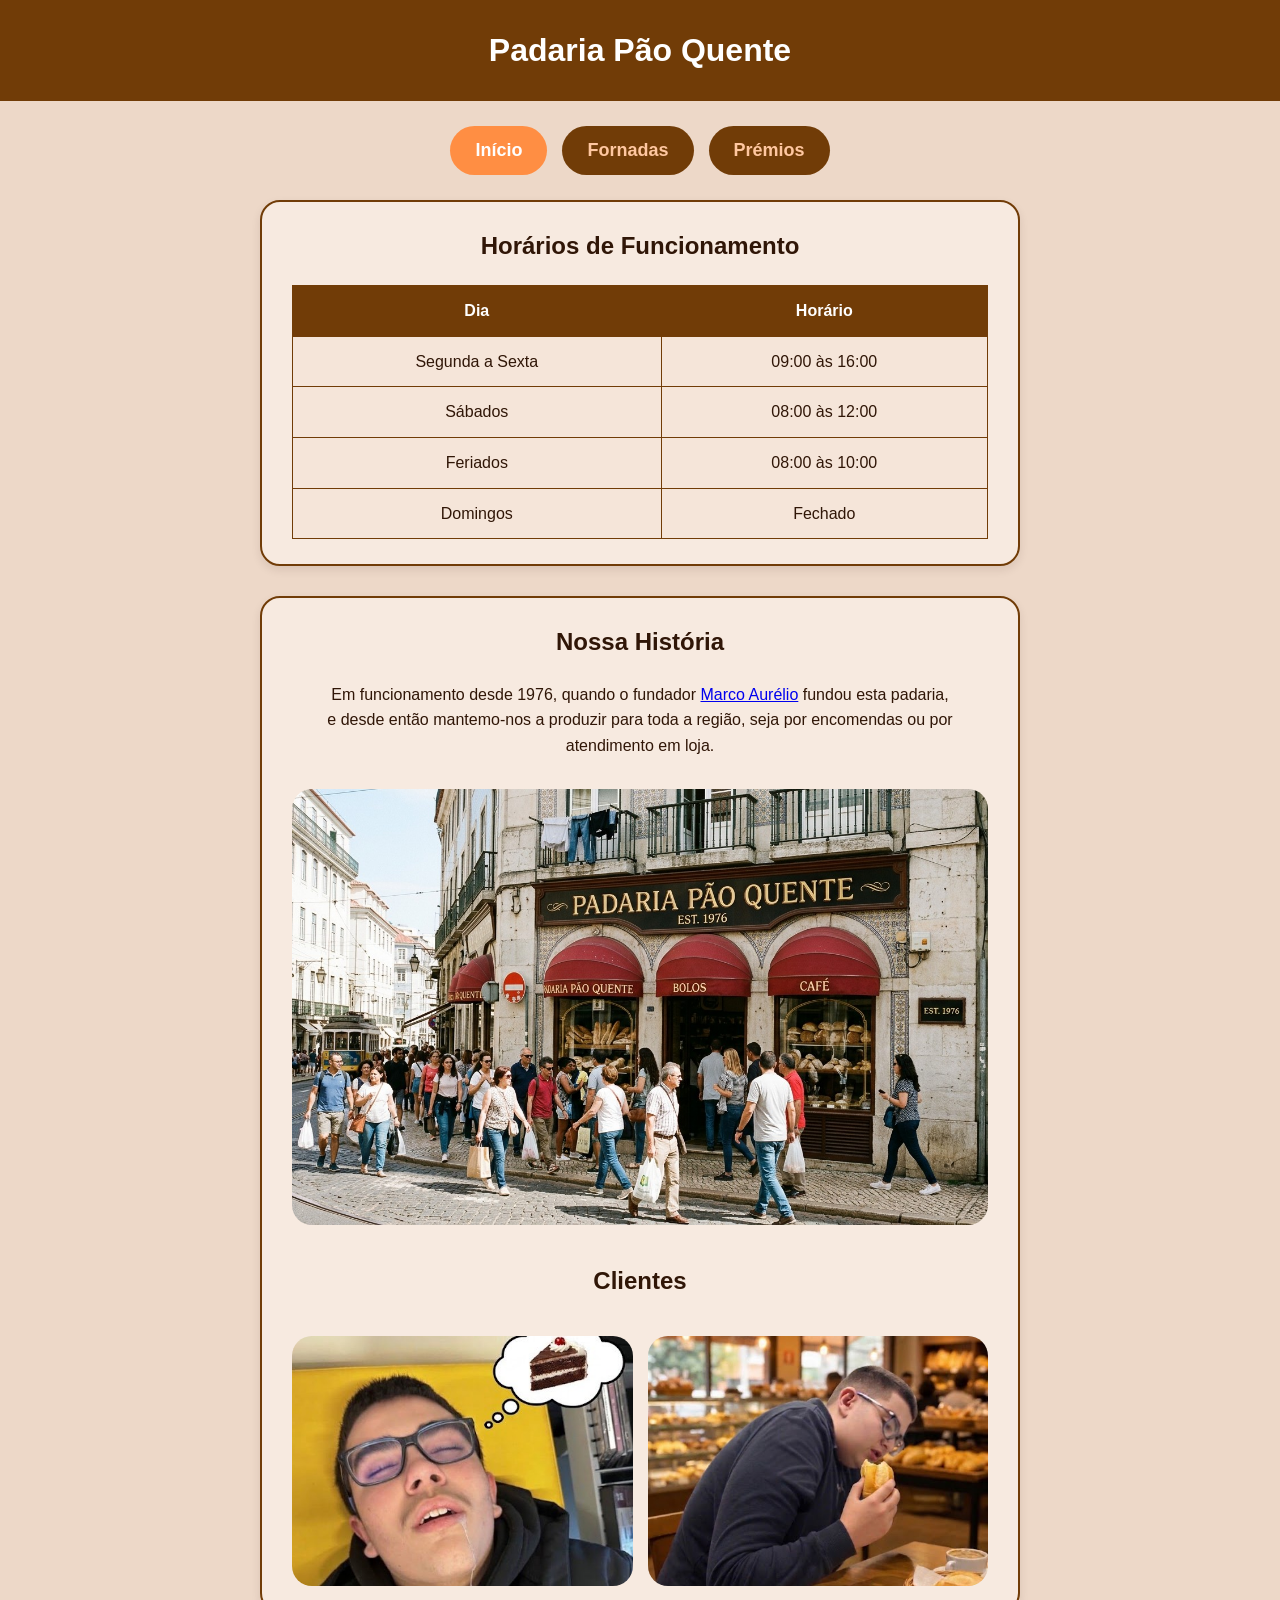
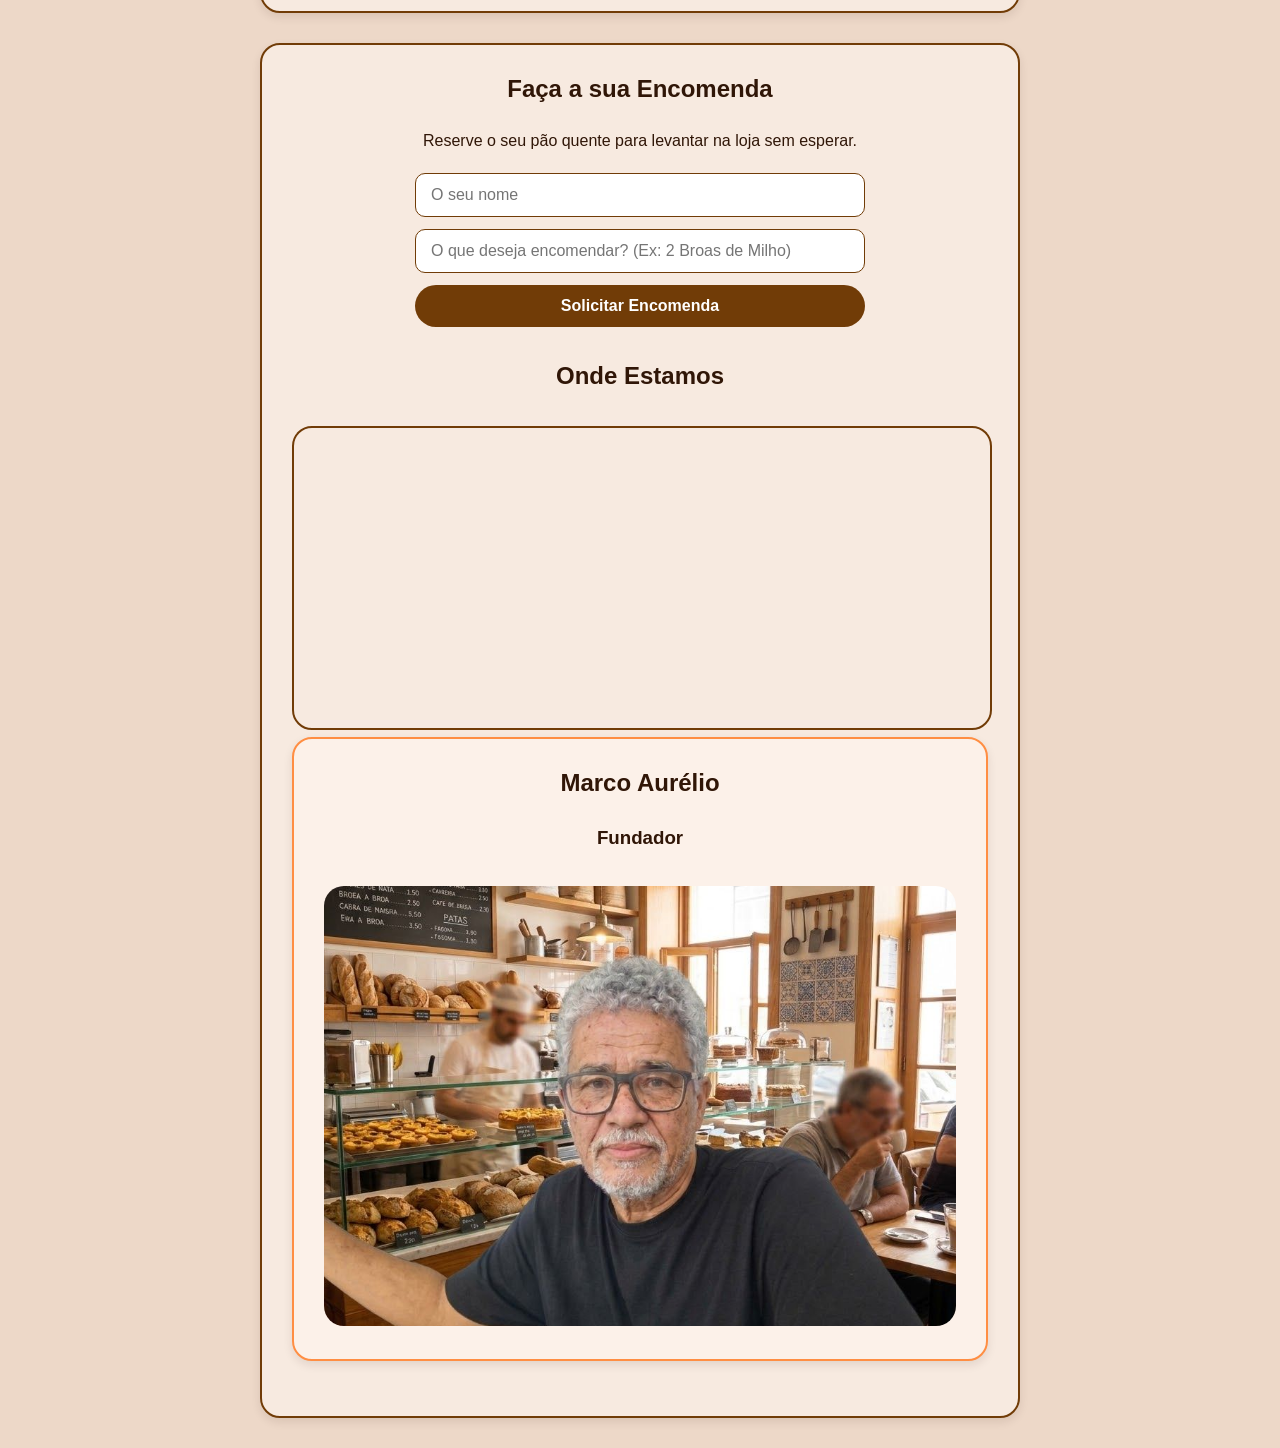
<file: index.html>
<!DOCTYPE html>
<html lang="pt">
<head>
    <meta charset="UTF-8">
    <meta name="viewport" content="width=device-width, initial-scale=1.0">
    <title>Padaria Pão Quente</title>
    <link rel="stylesheet" href="css/style.css">
</head>
<body>
    <header>
        <h1>Padaria Pão Quente</h1>
        <nav>
            <a href="index.html" class="ativo">Início</a>
            <a href="fornada.html">Fornadas</a>
            <a href="premios.html">Prémios</a>
        </nav>
    </header>

    <main>
        <section>
            <h2>Horários de Funcionamento</h2>
            <table>
                <thead>
                    <tr>
                        <th>Dia</th>
                        <th>Horário</th>
                    </tr>
                </thead>
                <tbody>
                    <tr>
                        <td>Segunda a Sexta</td>
                        <td>09:00 às 16:00</td>
                    </tr>
                    <tr>
                        <td>Sábados</td>
                        <td>08:00 às 12:00</td>
                    </tr>
                    <tr>
                        <td>Feriados</td>
                        <td>08:00 às 10:00</td>
                    </tr>
                    <tr>
                        <td>Domingos</td>
                        <td>Fechado</td>
                    </tr>
                </tbody>
            </table>
        </section>

        <section>
            <h2>Nossa História</h2>
            <p>Em funcionamento desde 1976, quando o fundador <a href="#Marco">Marco Aurélio</a> fundou esta padaria,<br> e desde então mantemo-nos a produzir para toda a região, seja por encomendas ou por atendimento em loja.</p>
            <img src="imagens/fachada.jpg" alt="Fachada da Padaria Pão Quente">
            
            <h2 class="titulo-clientes">Clientes</h2>
            <div class="galeria-clientes">
                <img src="imagens/cliente1.jpg" alt="Cliente 1">
                <img src="imagens/cliente2.jpg" alt="Cliente 2">
            </div>
        </section>

        <section id="encomendas">
            <h2>Faça a sua Encomenda</h2>
            <p>Reserve o seu pão quente para levantar na loja sem esperar.</p>

            <form id="form-encomenda" class="caixa-encomenda">
                <input type="text" id="nome-cliente" placeholder="O seu nome" required>
                <input type="text" id="pedido-cliente" placeholder="O que deseja encomendar? (Ex: 2 Broas de Milho)" required>
                <button type="submit" class="btn-acao">Solicitar Encomenda</button>
            </form>

            <p id="aviso-encomenda" class="mensagem-sucesso" style="display: none;"></p>

                <h2 class="titulo-mapa">Onde Estamos</h2>
            <iframe 
                class="mapa-padaria"
                src="https://www.google.com/maps/embed?pb=!1m18!1m12!1m3!1d3004.762817991096!2d-8.536672123448922!3d41.139703411321214!2m3!1f0!2f0!3f0!3m2!1i1024!2i768!4f13.1!3m3!1m2!1s0xd2463240f06c9df%3A0x5c70cd68de8b451b!2sEscola%20Secund%C3%A1ria%20de%20Gondomar!5e0!3m2!1spt-PT!2spt!4v1794843825456!5m2!1spt-PT!2spt" 
                allowfullscreen="" 
                loading="lazy" 
                referrerpolicy="strict-origin-when-cross-origin">
            </iframe>


        <section id="Marco">
            <h2>Marco Aurélio</h2>
            <h3>Fundador</h3>
            <img src="imagens/marcoa.png" alt="Marco Aurélio, fundador da padaria">
        </section>
    </main>

    <script src="js/script.js"></script>
</body>
</html>
</file>
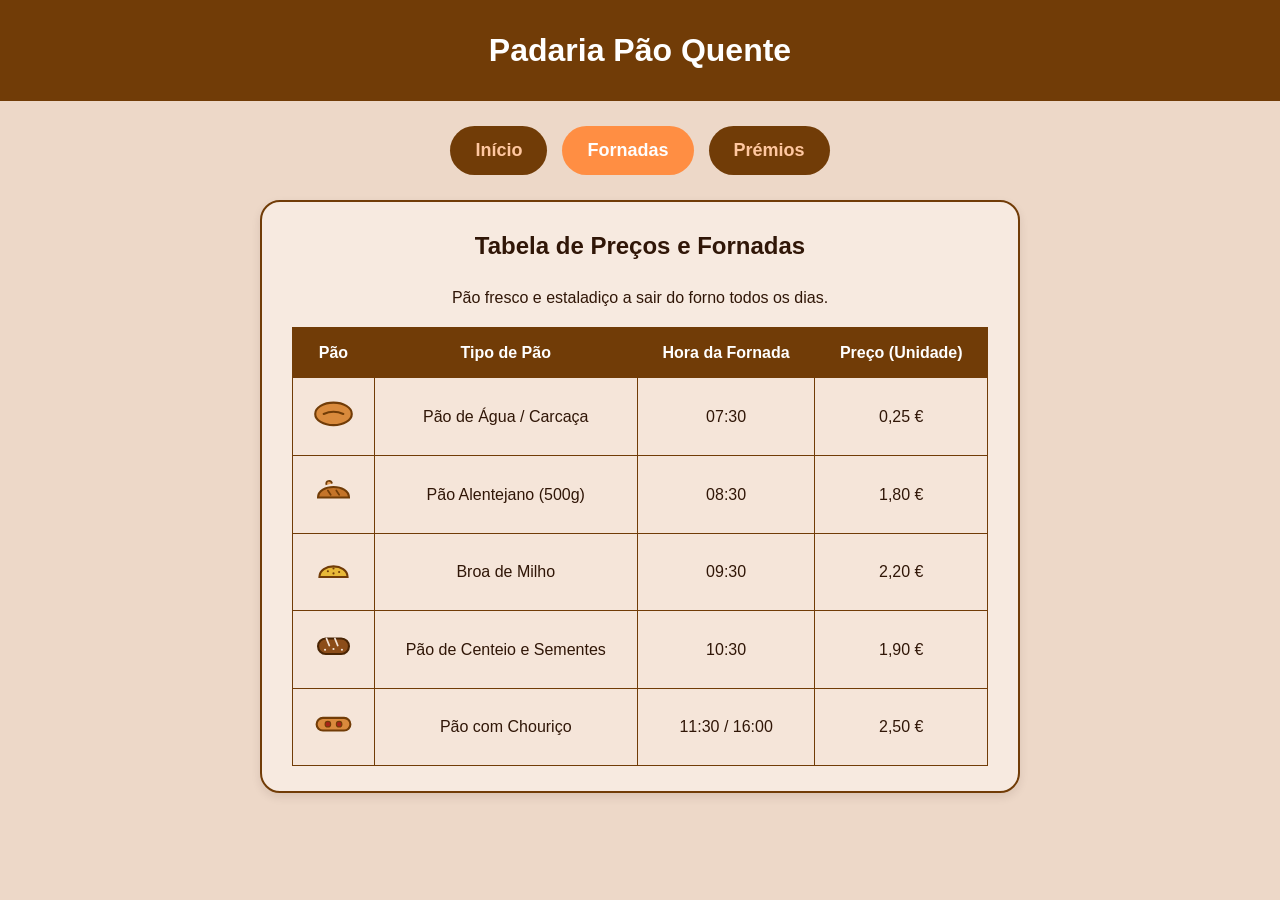
<file: fornada.html>
<!DOCTYPE html>
<html lang="pt">
<head>
    <meta charset="UTF-8">
    <meta name="viewport" content="width=device-width, initial-scale=1.0">
    <title>Fornadas - Padaria Pão Quente</title>
    <link rel="stylesheet" href="css/style.css">
</head>
<body>
    <header>
        <h1>Padaria Pão Quente</h1>
        <nav>
            <a href="index.html">Início</a>
            <a href="fornada.html" class="ativo">Fornadas</a>
            <a href="premios.html">Prémios</a>
        </nav>
    </header>

    <main>
        <section>
            <h2>Tabela de Preços e Fornadas</h2>
            <p>Pão fresco e estaladiço a sair do forno todos os dias.</p>
            
            <table>
                <thead>
                    <tr>
                        <th>Pão</th>
                        <th>Tipo de Pão</th>
                        <th>Hora da Fornada</th>
                        <th>Preço (Unidade)</th>
                    </tr>
                </thead>
                <tbody>
                    <tr>
                        <td>
                            <svg class="icone-pao" viewBox="0 0 64 64" width="45" height="45">
                                <ellipse cx="32" cy="34" rx="26" ry="16" fill="#d98a3c" stroke="#713c07" stroke-width="3"/>
                                <path d="M18 34 Q32 28 46 34" fill="none" stroke="#713c07" stroke-width="3" stroke-linecap="round"/>
                            </svg>
                        </td>
                        <td>Pão de Água / Carcaça</td>
                        <td>07:30</td>
                        <td>0,25 €</td>
                    </tr>
                    <tr>
                        <td>
                            <svg class="icone-pao" viewBox="0 0 64 64" width="45" height="45">
                                <path d="M10 42 C10 22, 54 22, 54 42 Z" fill="#c47429" stroke="#713c07" stroke-width="3"/>
                                <path d="M22 24 C20 18, 28 16, 30 22" fill="#e6a15c" stroke="#713c07" stroke-width="2.5"/>
                                <path d="M24 32 L28 38 M36 32 L40 38" stroke="#713c07" stroke-width="2.5" stroke-linecap="round"/>
                            </svg>
                        </td>
                        <td>Pão Alentejano (500g)</td>
                        <td>08:30</td>
                        <td>1,80 €</td>
                    </tr>
                    <tr>
                        <td>
                            <svg class="icone-pao" viewBox="0 0 64 64" width="45" height="45">
                                <path d="M12 44 C12 24, 52 24, 52 44 Z" fill="#e8b938" stroke="#713c07" stroke-width="3"/>
                                <circle cx="24" cy="36" r="1.5" fill="#713c07"/>
                                <circle cx="32" cy="32" r="1.5" fill="#713c07"/>
                                <circle cx="40" cy="37" r="1.5" fill="#713c07"/>
                                <circle cx="32" cy="39" r="1.5" fill="#713c07"/>
                            </svg>
                        </td>
                        <td>Broa de Milho</td>
                        <td>09:30</td>
                        <td>2,20 €</td>
                    </tr>
                    <tr>
                        <td>
                            <svg class="icone-pao" viewBox="0 0 64 64" width="45" height="45">
                                <rect x="10" y="22" width="44" height="22" rx="11" fill="#8c4d19" stroke="#4a2504" stroke-width="3"/>
                                <line x1="22" y1="22" x2="26" y2="32" stroke="#f5e5d9" stroke-width="2.5" stroke-linecap="round"/>
                                <line x1="34" y1="22" x2="38" y2="32" stroke="#f5e5d9" stroke-width="2.5" stroke-linecap="round"/>
                                <circle cx="20" cy="38" r="1.5" fill="#f5e5d9"/>
                                <circle cx="32" cy="37" r="1.5" fill="#f5e5d9"/>
                                <circle cx="44" cy="38" r="1.5" fill="#f5e5d9"/>
                            </svg>
                        </td>
                        <td>Pão de Centeio e Sementes</td>
                        <td>10:30</td>
                        <td>1,90 €</td>
                    </tr>
                    <tr>
                        <td>
                            <svg class="icone-pao" viewBox="0 0 64 64" width="45" height="45">
                                <rect x="8" y="24" width="48" height="18" rx="9" fill="#d98a3c" stroke="#713c07" stroke-width="3"/>
                                <circle cx="24" cy="33" r="4" fill="#a82419" stroke="#713c07" stroke-width="1.5"/>
                                <circle cx="40" cy="33" r="4" fill="#a82419" stroke="#713c07" stroke-width="1.5"/>
                            </svg>
                        </td>
                        <td>Pão com Chouriço</td>
                        <td>11:30 / 16:00</td>
                        <td>2,50 €</td>
                    </tr>
                </tbody>
            </table>
        </section>
    </main>
</body>
</html>
</file>
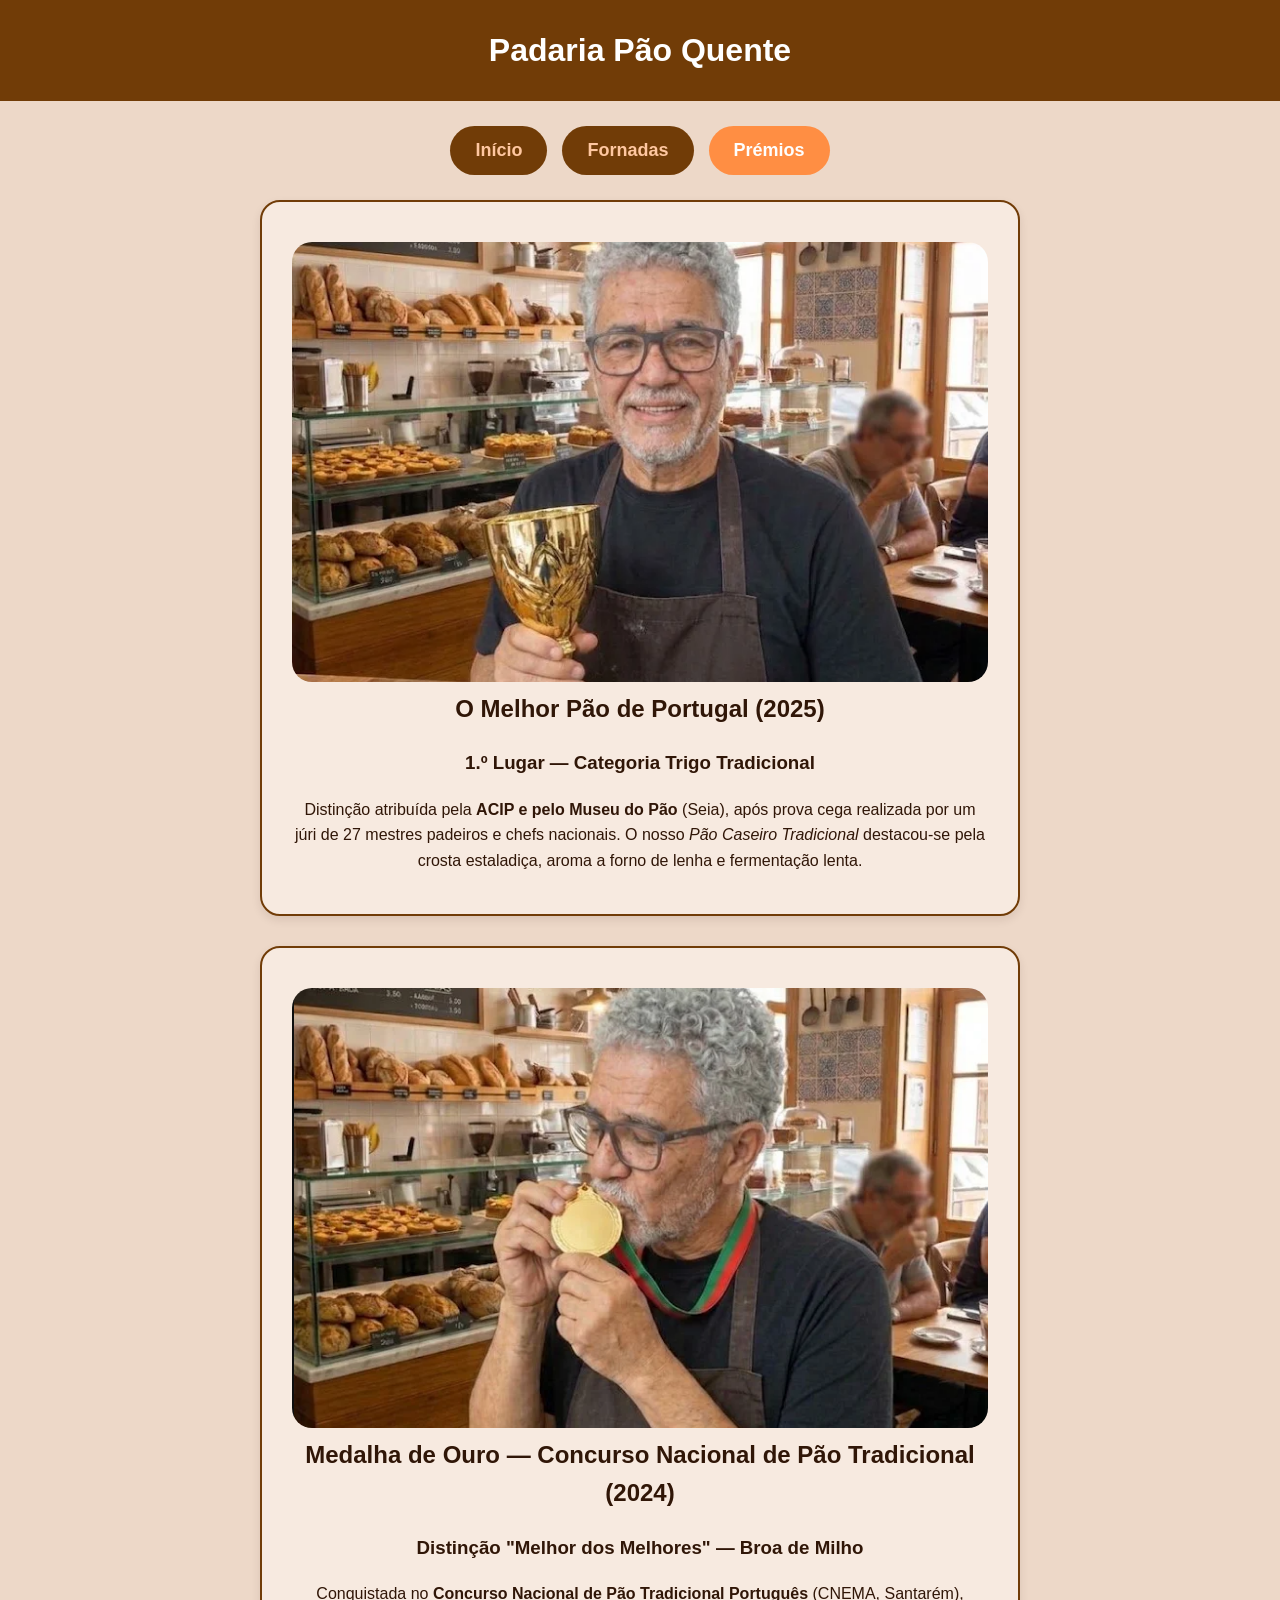
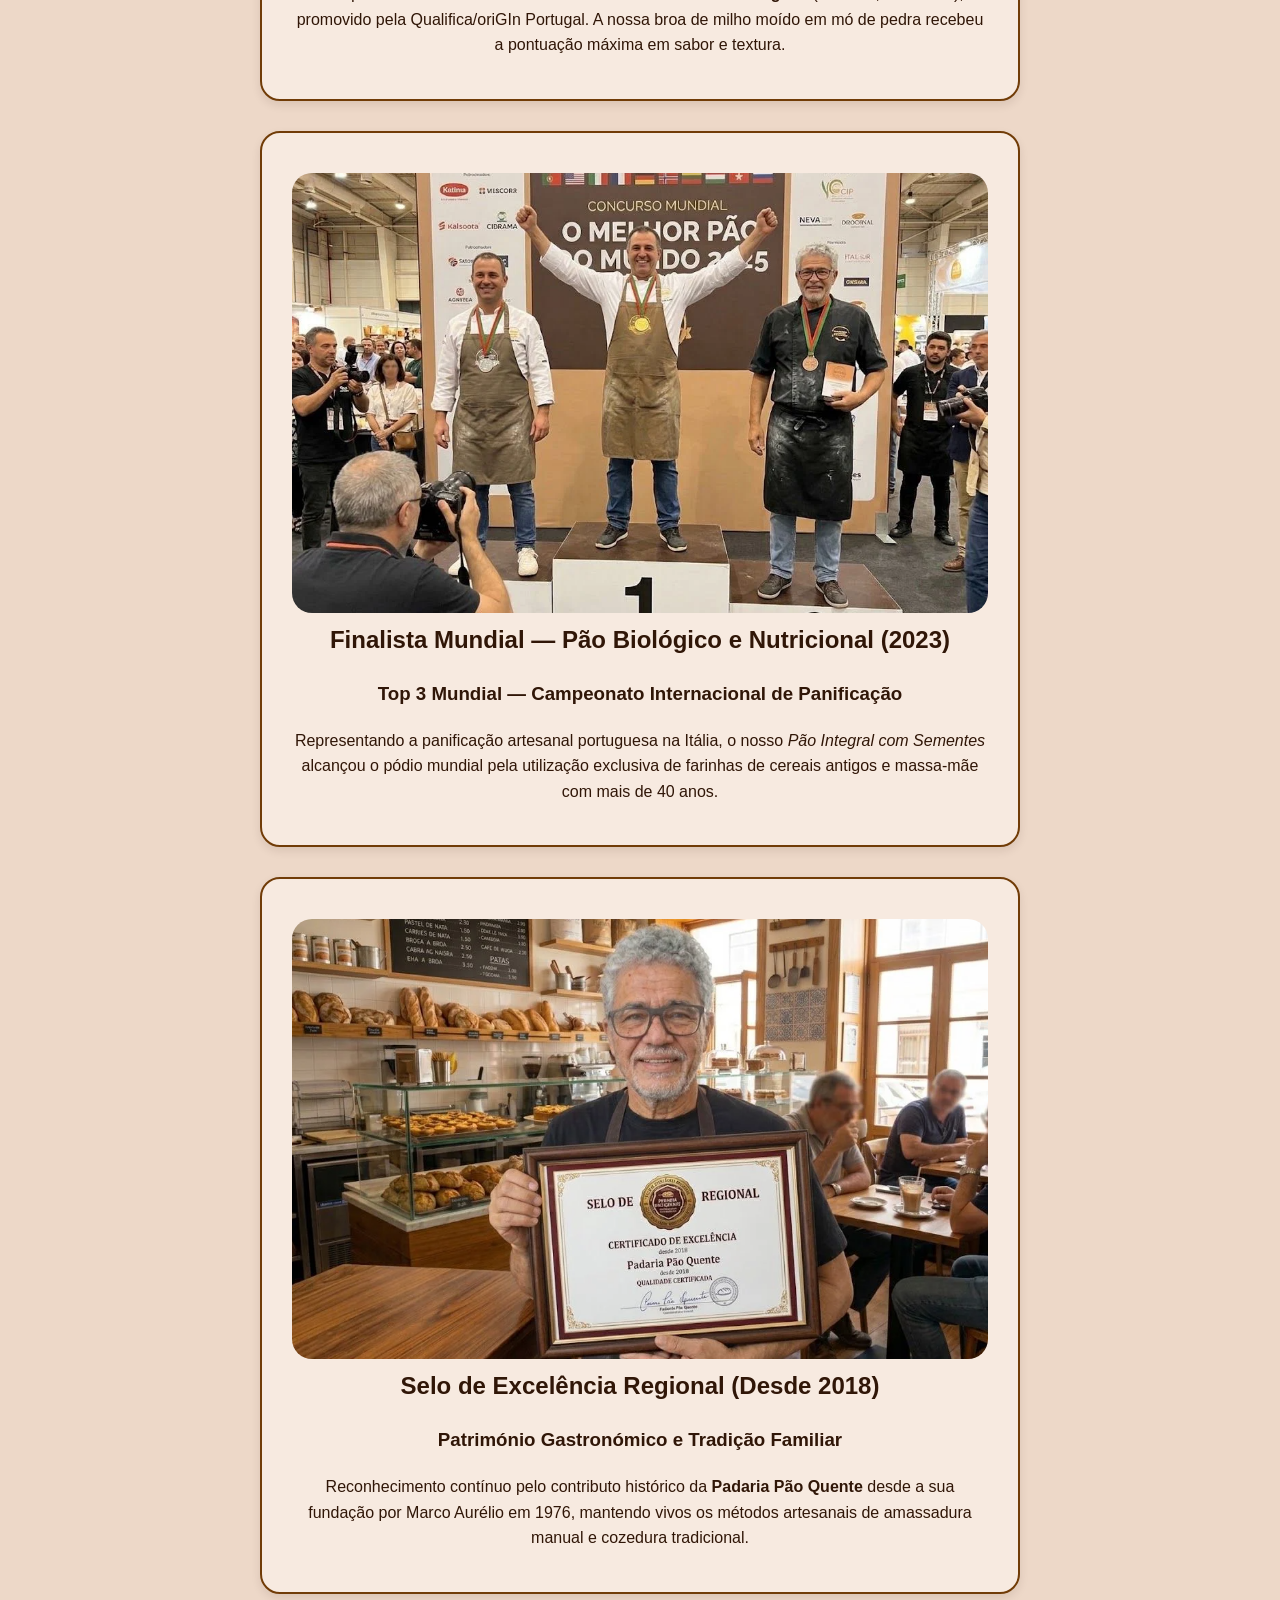
<file: premios.html>
<!DOCTYPE html>
<html lang="pt">
<head>
    <meta charset="UTF-8">
    <meta name="viewport" content="width=device-width, initial-scale=1.0">
    <title>Prémios - Padaria Pão Quente</title>
    <link rel="stylesheet" href="css/style.css">
</head>
<body>
    <header>
        <h1>Padaria Pão Quente</h1>
        <nav>
            <a href="index.html">Início</a>
            <a href="fornada.html">Fornadas</a>
            <a href="premios.html" class="ativo">Prémios</a>
        </nav>
    </header>

    <main>
        <section>
            <img src="imagens/premio1.png">
            <h2>O Melhor Pão de Portugal (2025)</h2>
            <h3>1.º Lugar — Categoria Trigo Tradicional</h3>
            <p>Distinção atribuída pela <strong>ACIP e pelo Museu do Pão</strong> (Seia), após prova cega realizada por um júri de 27 mestres padeiros e chefs nacionais. O nosso <em>Pão Caseiro Tradicional</em> destacou-se pela crosta estaladiça, aroma a forno de lenha e fermentação lenta.</p>
        </section>

        <section>
            <img src="imagens/premio2.png">
            <h2>Medalha de Ouro — Concurso Nacional de Pão Tradicional (2024)</h2>
            <h3>Distinção "Melhor dos Melhores" — Broa de Milho</h3>
            <p>Conquistada no <strong>Concurso Nacional de Pão Tradicional Português</strong> (CNEMA, Santarém), promovido pela Qualifica/oriGIn Portugal. A nossa broa de milho moído em mó de pedra recebeu a pontuação máxima em sabor e textura.</p>
        </section>

        <section>
            <img src="imagens/premio3.png">
            <h2>Finalista Mundial — Pão Biológico e Nutricional (2023)</h2>
            <h3>Top 3 Mundial — Campeonato Internacional de Panificação</h3>
            <p>Representando a panificação artesanal portuguesa na Itália, o nosso <em>Pão Integral com Sementes</em> alcançou o pódio mundial pela utilização exclusiva de farinhas de cereais antigos e massa-mãe com mais de 40 anos.</p>
        </section>

        <section>
            <img src="imagens/certificado.png">
            <h2>Selo de Excelência Regional (Desde 2018)</h2>
            <h3>Património Gastronómico e Tradição Familiar</h3>
            <p>Reconhecimento contínuo pelo contributo histórico da <strong>Padaria Pão Quente</strong> desde a sua fundação por Marco Aurélio em 1976, mantendo vivos os métodos artesanais de amassadura manual e cozedura tradicional.</p>
        </section>
    </main>
</body>
</html>
</file>
<file: css/style.css>
body {
    font-family: Arial, sans-serif;
    background-color: rgb(237, 216, 200);
    color: rgb(48, 22, 7);
    line-height: 1.6;
    margin: 0;
}

header {
    padding: 0;
    text-align: center;
}

header h1 {
    background-color: rgb(113, 60, 7);
    color: white;
    text-align: center;
    margin: 0;
    padding: 25px 0;
}

nav {
    max-width: 800px;
    margin: 25px auto;
    display: flex;
    justify-content: center;
    gap: 15px;
    flex-wrap: wrap;
}

nav a {
    background-color: rgb(113, 60, 7);
    color: rgb(255, 199, 160);
    text-decoration: none;
    font-weight: bold;
    font-size: large;
    border-radius: 50px;
    padding: 10px 25px;
    transition: background-color 0.3s, transform 0.2s;
}

nav a:hover,
nav a.ativo {
    color: rgb(254, 254, 254);
    background-color: rgb(255, 142, 67);
}

nav a:hover {
    transform: translateY(-2px);
}

main {
    padding: 0 20px;
    box-sizing: border-box;
    margin: 20px auto;
    max-width: 800px;
    text-align: center;
}

section {
    background-color: rgb(247, 234, 224);
    border: 2px solid rgb(113, 60, 7);
    border-radius: 20px;
    padding: 25px 30px;
    margin-bottom: 30px;
    box-shadow: 0 4px 10px rgba(48, 22, 7, 0.1);
}

section h2 {
    margin-top: 0;
}

.titulo-clientes {
    margin-top: 30px;
}

img {
    width: 100%;
    max-height: 440px;
    object-fit: cover;
    border-radius: 20px;
    margin-top: 15px;
}

.galeria-clientes {
    display: flex;
    gap: 15px;
    justify-content: center;
    flex-wrap: wrap;
}

.galeria-clientes img {
    width: calc(50% - 7.5px);
    min-width: 250px;
    height: 250px;
    object-fit: cover;
}

table {
    width: 100%;
    margin-top: 15px;
    border-collapse: collapse;
    background-color: rgb(245, 229, 217);
}

th, td {
    border: 1px solid rgb(113, 60, 7);
    padding: 12px;
    text-align: center;
}

th {
    background-color: rgb(113, 60, 7);
    color: white;
}

.caixa-encomenda {
    display: flex;
    flex-direction: column;
    gap: 12px;
    max-width: 450px;
    margin: 20px auto;
}

.caixa-encomenda input {
    padding: 12px 15px;
    border: 1px solid rgb(113, 60, 7);
    border-radius: 10px;
    font-size: medium;
    font-family: Arial, sans-serif;
}

.btn-acao {
    background-color: rgb(113, 60, 7);
    color: white;
    border: none;
    border-radius: 50px;
    padding: 12px 25px;
    font-size: medium;
    font-weight: bold;
    cursor: pointer;
    transition: background-color 0.3s;
}

.btn-acao:hover {
    background-color: rgb(255, 142, 67);
}

.mensagem-sucesso {
    background-color: rgb(212, 237, 218);
    color: rgb(21, 87, 36);
    border: 1px solid rgb(195, 230, 203);
    padding: 15px;
    border-radius: 10px;
    font-weight: bold;
    margin-top: 15px;
}

.titulo-mapa {
    margin-top: 30px;
}

.mapa-padaria {
    width: 100%;
    height: 300px;
    border: 2px solid rgb(113, 60, 7);
    border-radius: 20px;
    margin-top: 10px;
}

#Marco {
    border-color: rgb(255, 142, 67);
    background-color: rgb(252, 241, 233);
}
</file>
